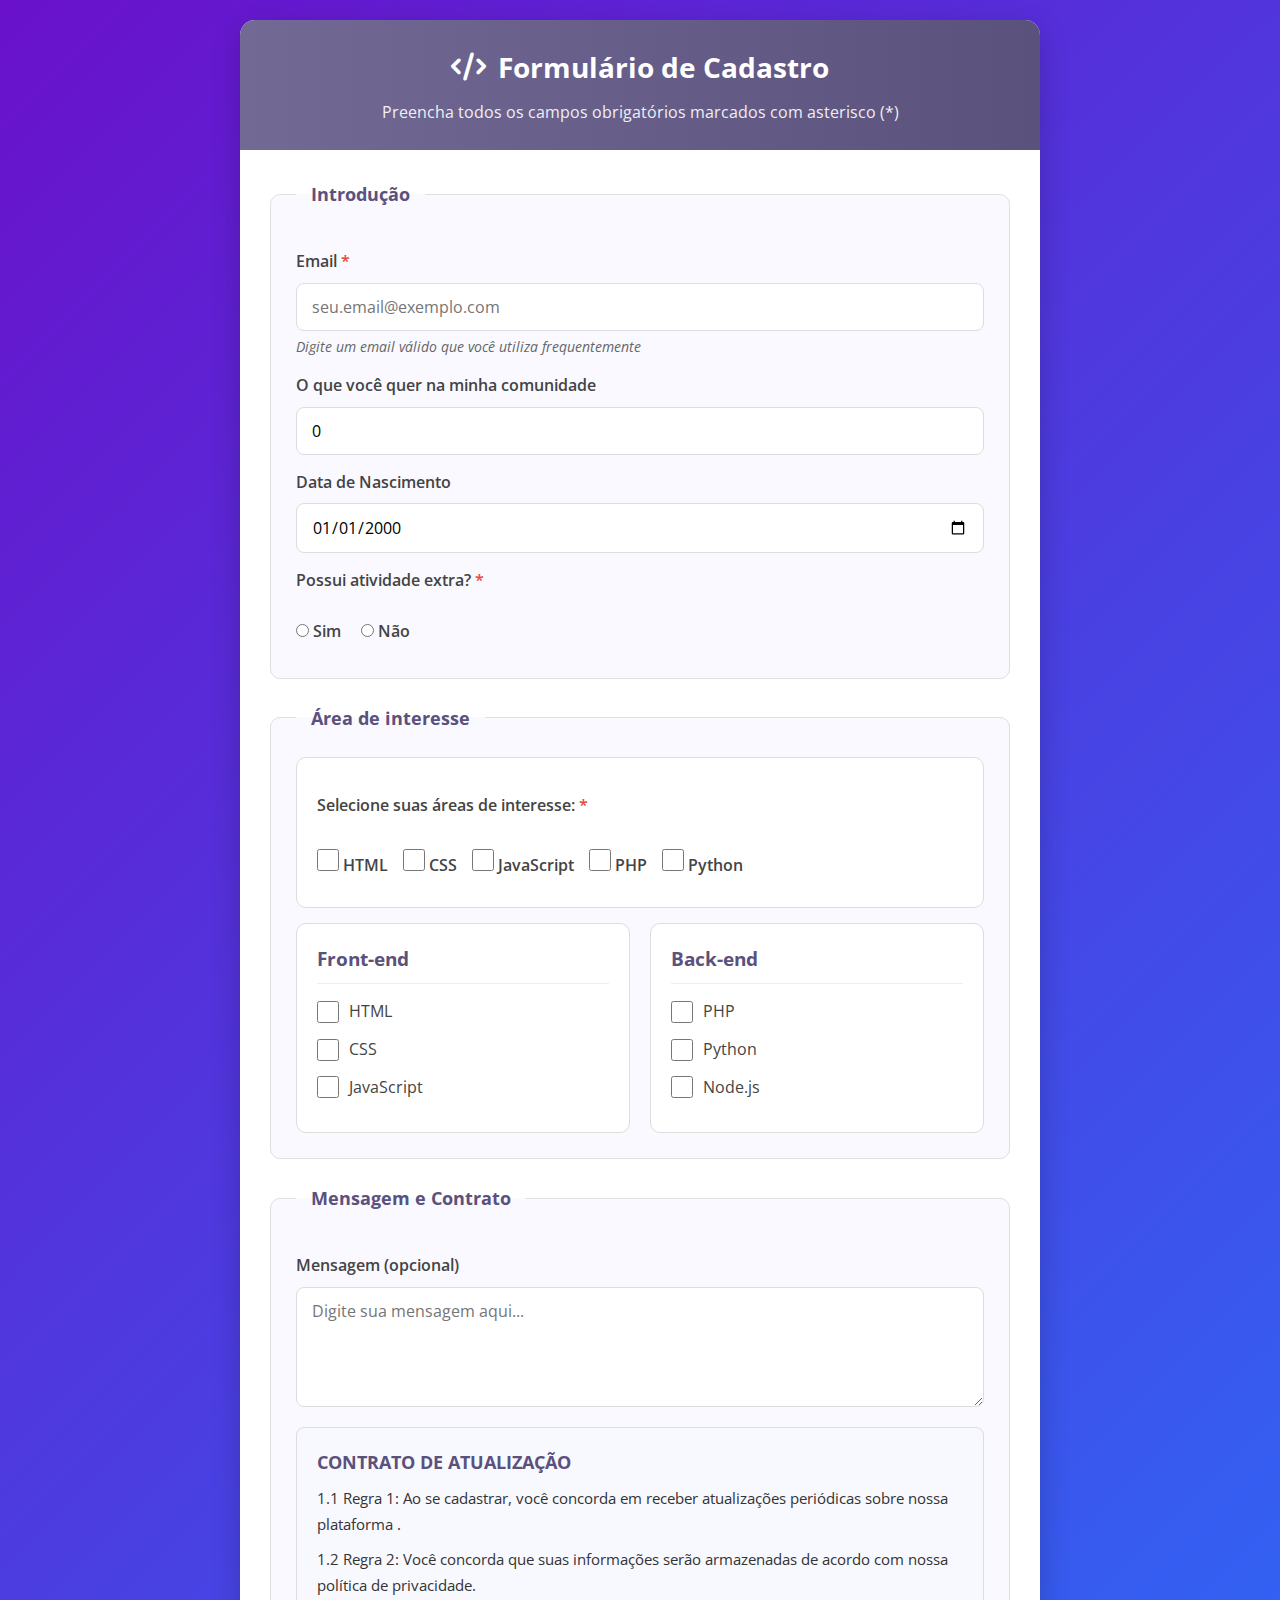
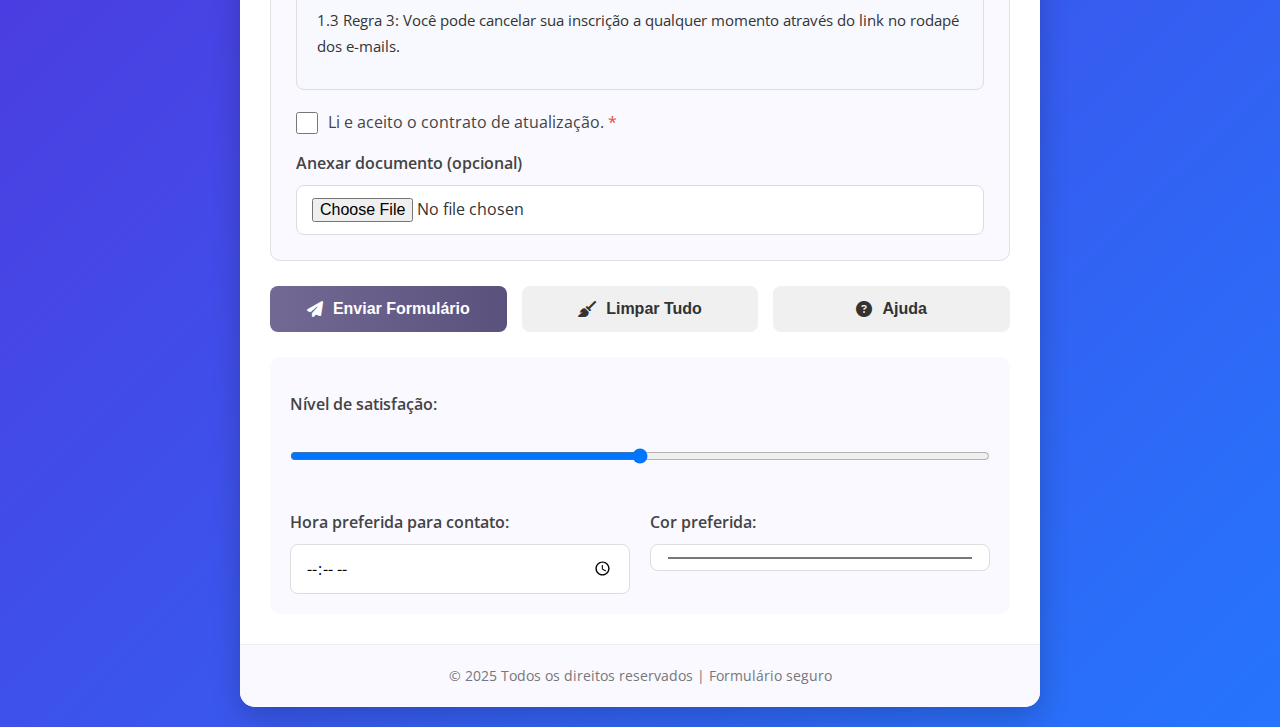
<file: index.html>
<!DOCTYPE html>
<html lang="pt-BR">

<head>
    <meta charset="UTF-8">
    <meta name="viewport" content="width=device-width, initial-scale=1.0">
    <title>Formulário de Cadastro Corrigido</title>
    <link href="https://fonts.googleapis.com/css2?family=Open+Sans&display=swap" rel="stylesheet">
    <link rel="stylesheet" href="https://cdnjs.cloudflare.com/ajax/libs/font-awesome/6.4.0/css/all.min.css">
    <link rel="stylesheet" href="estilo.css">

<body>
    <div class="container">
        <div class="header">
            <h1><i class="fas fa-code"></i> Formulário de Cadastro</h1>
            <p>Preencha todos os campos obrigatórios marcados com asterisco (*)</p>
        </div>

        <form id="registrationForm">
            <fieldset>
                <legend>Introdução</legend>

                <label for="email" class="required">Email</label>
                <input type="email" name="email" id="email" placeholder="seu.email@exemplo.com" required>
                <p class="hint">Digite um email válido que você utiliza frequentemente</p>

                <label for="community">O que você quer na minha comunidade</label>
                <input type="number" id="community" min="0" max="10" value="0">

                <label for="dataNascimento">Data de Nascimento</label>
                <input type="date" id="dataNascimento" min="1920-01-01" max="2023-12-31" value="2000-01-01">

                <div class="radio-group">
                    <label class="required">Possui atividade extra?</label>
                    <div style="display: flex; gap: 20px; margin-top: 10px;">
                        <label>
                            <input type="radio" name="atvExtra" value="s" required> Sim
                        </label>
                        <label>
                            <input type="radio" name="atvExtra" value="n"> Não
                        </label>
                    </div>
                </div>
            </fieldset>

            <fieldset>
                <legend>Área de interesse</legend>

                <div class="checkbox-group">
                    <label class="required">Selecione suas áreas de interesse:</label>
                    <div style="display: flex; flex-wrap: wrap; gap: 15px; margin-top: 15px;">
                        <label>
                            <input type="checkbox" name="interesse" value="HTML"> HTML
                        </label>
                        <label>
                            <input type="checkbox" name="interesse" value="CSS"> CSS
                        </label>
                        <label>
                            <input type="checkbox" name="interesse" value="JavaScript"> JavaScript
                        </label>
                        <label>
                            <input type="checkbox" name="interesse" value="PHP"> PHP
                        </label>
                        <label>
                            <input type="checkbox" name="interesse" value="Python"> Python
                        </label>
                    </div>
                </div>

                <div class="checkbox-container">
                    <div class="checkbox-group">
                        <h3>Front-end</h3>
                        <div class="checkbox-row">
                            <label>
                                <input type="checkbox" name="linguagem" value="HTML"> HTML
                            </label>
                        </div>
                        <div class="checkbox-row">
                            <label>
                                <input type="checkbox" name="linguagem" value="CSS"> CSS
                            </label>
                        </div>
                        <div class="checkbox-row">
                            <label>
                                <input type="checkbox" name="linguagem" value="JavaScript"> JavaScript
                            </label>
                        </div>
                    </div>

                    <div class="checkbox-group">
                        <h3>Back-end</h3>
                        <div class="checkbox-row">
                            <label>
                                <input type="checkbox" name="linguagem" value="PHP"> PHP
                            </label>
                        </div>
                        <div class="checkbox-row">
                            <label>
                                <input type="checkbox" name="linguagem" value="Python"> Python
                            </label>
                        </div>
                        <div class="checkbox-row">
                            <label>
                                <input type="checkbox" name="linguagem" value="NodeJS"> Node.js
                            </label>
                        </div>
                    </div>
                </div>
            </fieldset>

            <fieldset>
                <legend>Mensagem e Contrato</legend>

                <label for="mensagem">Mensagem (opcional)</label>
                <textarea name="msg" id="mensagem" maxlength="255" placeholder="Digite sua mensagem aqui..."></textarea>

                <div class="contract-container">
                    <div class="contract-title">CONTRATO DE ATUALIZAÇÃO</div>
                    <div class="contract-content">
                        <p>1.1 Regra 1: Ao se cadastrar, você concorda em receber atualizações periódicas sobre nossa
                            plataforma .</p>
                        <p>1.2 Regra 2: Você concorda que suas informações serão armazenadas de acordo com nossa
                            política de privacidade.</p>
                        <p>1.3 Regra 3: Você pode cancelar sua inscrição a qualquer momento através do link no rodapé
                            dos e-mails.</p>
                    </div>
                </div>

                <div class="checkbox-row">
                    <label>
                        <input type="checkbox" id="aceitarContrato" required>
                        <span class="required">Li e aceito o contrato de atualização.</span>
                    </label>
                </div>

                <label for="arquivo">Anexar documento (opcional)</label>
                <input type="file" id="arquivo">
            </fieldset>

            <input type="hidden" name="token" value="abcde321">

            <div class="button-group">
                <button type="submit"><i class="fas fa-paper-plane"></i> Enviar Formulário</button>
                <button type="button" id="btnLimpar"><i class="fas fa-broom"></i> Limpar Tudo</button>
                <button type="button" id="btnAjuda"><i class="fas fa-question-circle"></i> Ajuda</button>
            </div>

            <div class="extra-controls">
                <label for="nivelSatisfacao">Nível de satisfação:</label>
                <div class="slider-container">
                    <input type="range" id="nivelSatisfacao" min="0" max="100" step="1" value="50">
                </div>

                <div class="color-time-container">
                    <div>
                        <label for="horaPreferencia">Hora preferida para contato:</label>
                        <input type="time" id="horaPreferencia">
                    </div>

                    <div>
                        <label for="corPreferida">Cor preferida:</label>
                        <input type="color" id="corPreferida" value="#726a95">
                    </div>
                </div>
            </div>
        </form>

        <div class="footer">
            <p>© 2025 Todos os direitos reservados | Formulário seguro</p>
        </div>
    </div>
    <script>
        document.addEventListener('DOMContentLoaded', function () {
            const form = document.getElementById('registrationForm');
            const btnLimpar = document.getElementById('btnLimpar');
            const btnAjuda = document.getElementById('btnAjuda');

            btnLimpar.addEventListener('click', function () {
                form.reset();
                document.getElementById('aceitarContrato').checked = false;
                document.getElementById('nivelSatisfacao').value = 50;
                document.getElementById('corPreferida').value = '#726a95';
            });

            btnAjuda.addEventListener('click', function () {
                alert('Preencha todos os campos obrigatórios marcados com asterisco (*).\n\nPara a seção "Escolha uma linguagem", marque com um X as linguagens que desejar.\n\nPara dúvidas, entre em contato com nosso suporte.');
            });

            form.addEventListener('submit', function (event) {
                event.preventDefault();

                const email = document.getElementById('email');
                if (email.value.indexOf('@') === -1 || email.value.indexOf('.') === -1) {
                    alert('Por favor, insira um email válido.');
                    email.focus();
                    return;
                }

                const filhos = document.getElementById('community');
                if (parseInt("community.value" < 0)) {
                    alert('A quantidade de  itens não pode ser negativa.');
                    community.focus();
                    return;
                }

                const interesses = document.querySelectorAll('input[name="interesse"]:checked');
                if (interesses.length === 0) {
                    alert('Selecione pelo menos uma área de interesse.');
                    return;
                }

                const linguagens = document.querySelectorAll('input[name="linguagem"]:checked');
                if (linguagens.length === 0) {
                    alert('Por favor, escolha pelo menos uma linguagem.');
                    return;
                }

                const contrato = document.getElementById('aceitarContrato');
                if (!contrato.checked) {
                    alert('Você deve ler e aceitar o contrato de atualização.');
                    contrato.focus();
                    return;
                }

                const formData = {
                    email: email.value,
                    community: community.value,
                    dataNascimento: document.getElementById('dataNascimento').value,
                    possuiAtividadeExtra: document.querySelector('input[name="atvExtra"]:checked') ?
                        document.querySelector('input[name="atvExtra"]:checked').value : 'Não informado',
                    areasDeInteresse: Array.from(interesses).map(item => item.value),
                    linguagensSelecionadas: Array.from(linguagens).map(item => item.value),
                    mensagem: document.getElementById('mensagem').value,
                    arquivo: document.getElementById('arquivo').files[0] ?
                        document.getElementById('arquivo').files[0].name : 'Nenhum arquivo selecionado',
                    aceitouContrato: contrato.checked,
                    nivelSatisfacao: document.getElementById('nivelSatisfacao').value,
                    horaPreferencia: document.getElementById('horaPreferencia').value,
                    corPreferida: document.getElementById('corPreferida').value,
                    token: document.querySelector('input[name="token"]').value
                };

                console.log('Dados do formulário:', formData);
                alert('Formulário enviado com sucesso!\n\nVerifique o console para ver os dados coletados.');
            });
        });
    </script>
</body>

</html>
</file>
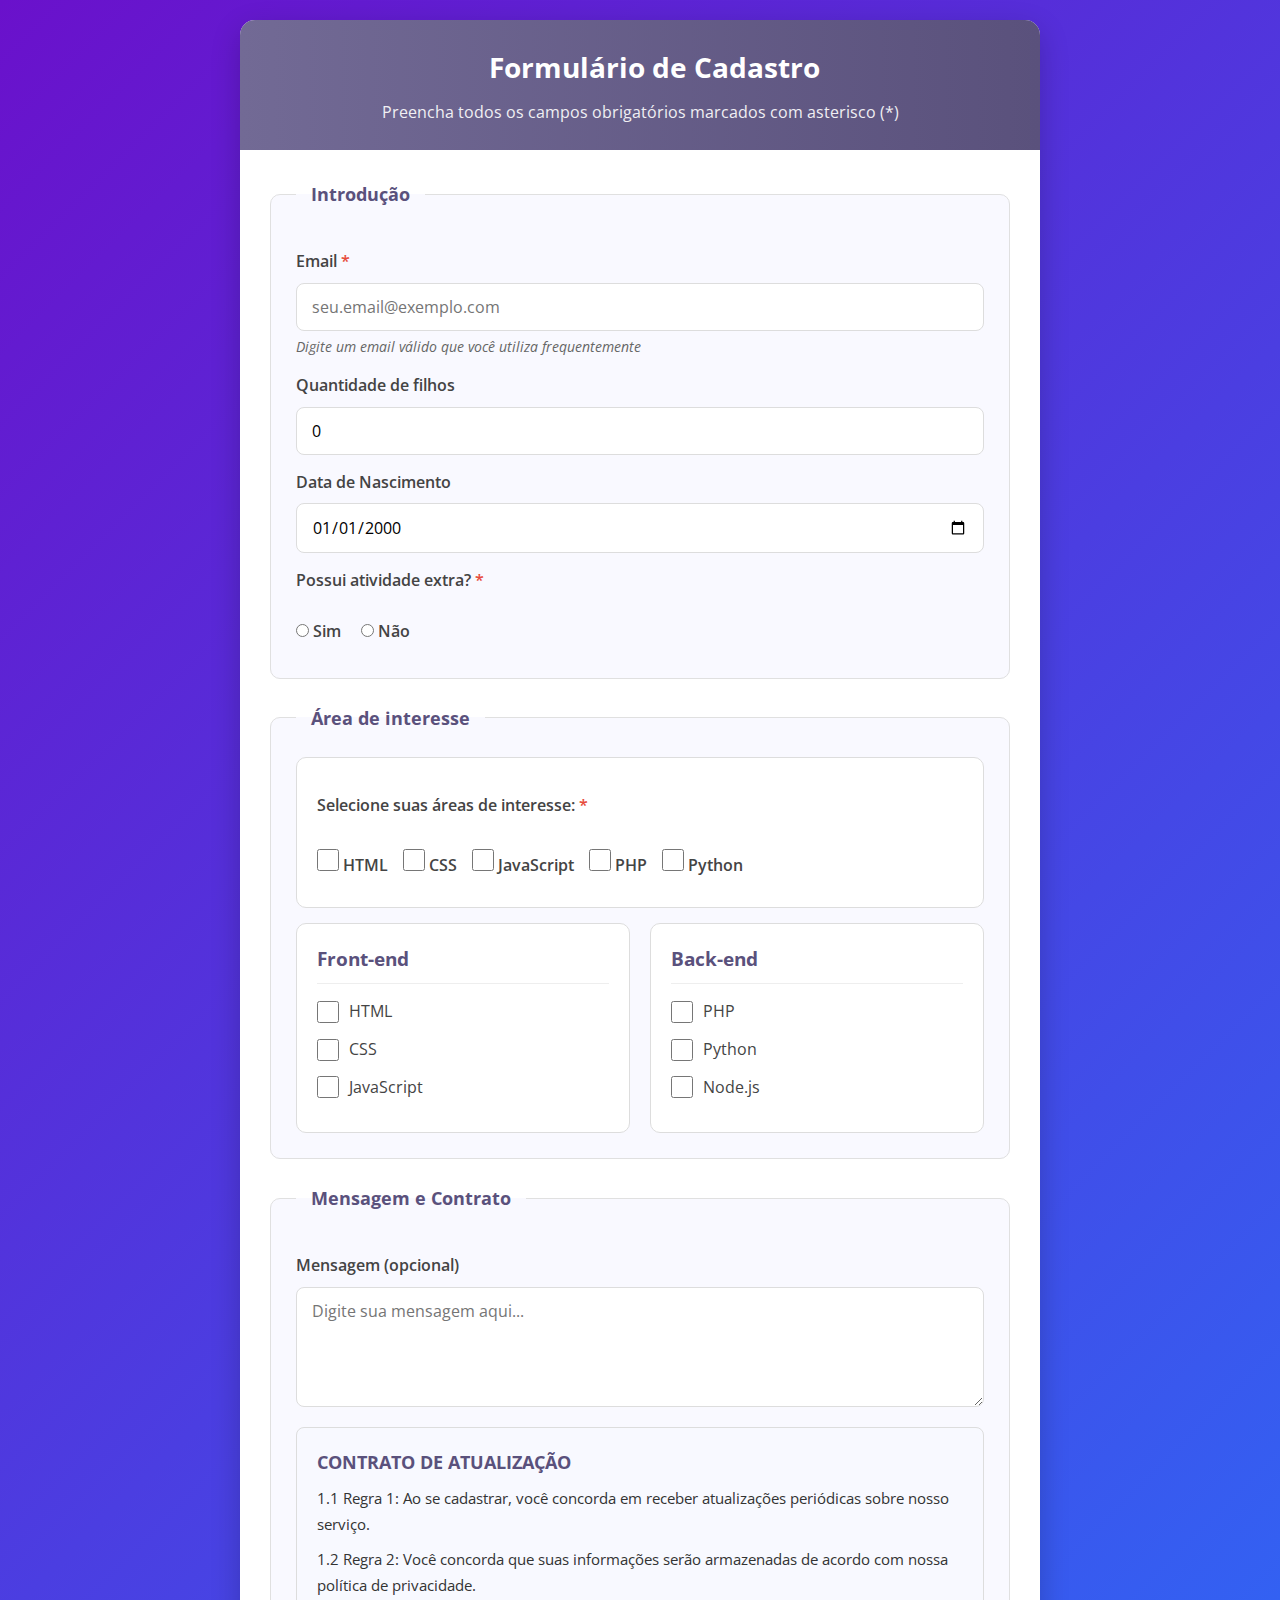
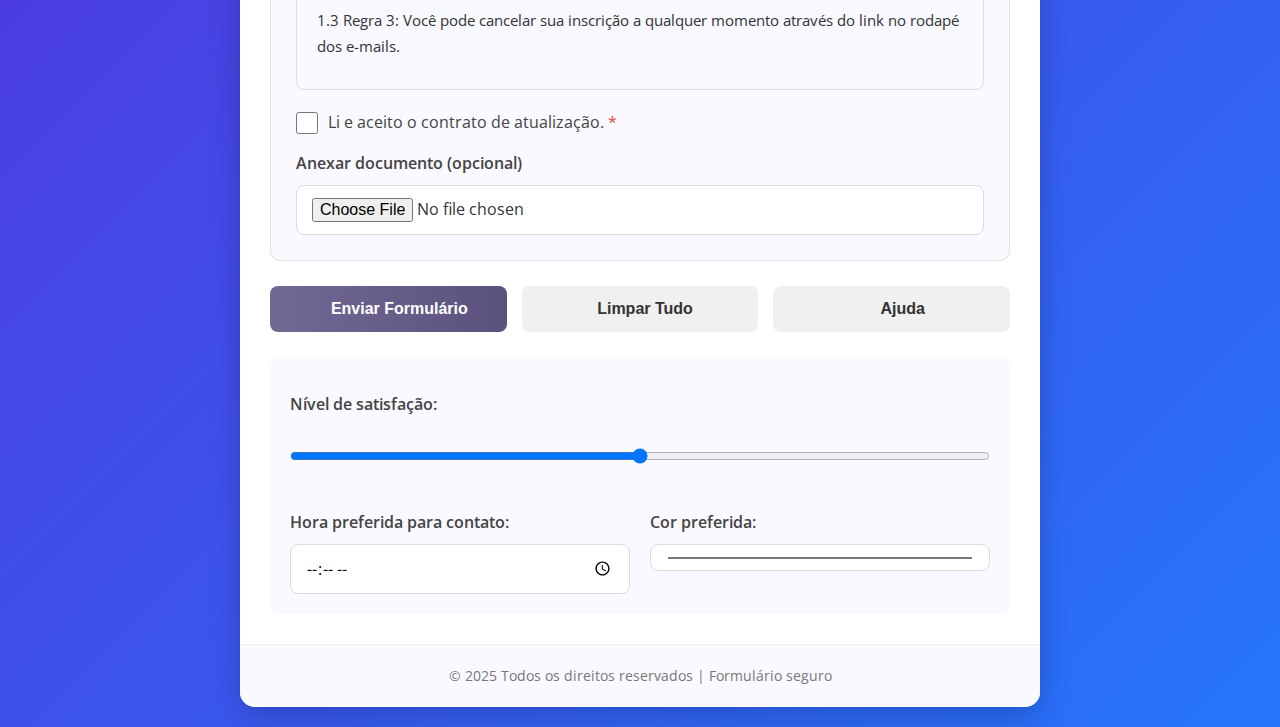
<file: html/index.html>
<!DOCTYPE html>
<html lang="en">

<head>
    <meta charset="UTF-8">
    <meta name="viewport" content="width=device-width, initial-scale=1.0">
    <title>Formulário de Cadastro</title>
    <link href="https://fonts.googleapis.com/css2?family=Open+Sans&display=swap" rel="stylesheet">
    <link rel="stylesheet" href="http://maxcdn.bootstrapcdn.com/font-awesome/4.3.0/css/font-awesome.min.css">
    <link rel="stylesheet" href="../css/formulario.css">

</head>

<body>
    <div class="container">
        <div class="header">
            <h1><i class="fas fa-code"></i> Formulário de Cadastro</h1>
            <p>Preencha todos os campos obrigatórios marcados com asterisco (*)</p>
        </div>

        <form id="registrationForm">
            <fieldset>
                <legend>Introdução</legend>

                <label for="email" class="required">Email</label>
                <input type="email" name="email" id="email" placeholder="seu.email@exemplo.com" required>
                <p class="hint">Digite um email válido que você utiliza frequentemente</p>

                <label for="filhos">Quantidade de filhos</label>
                <input type="number" id="filhos" min="0" max="10" value="0">

                <label for="dataNascimento">Data de Nascimento</label>
                <input type="date" id="dataNascimento" min="1920-01-01" max="2023-12-31" value="2000-01-01">

                <div class="radio-group">
                    <label class="required">Possui atividade extra?</label>
                    <div style="display: flex; gap: 20px; margin-top: 10px;">
                        <label>
                            <input type="radio" name="atvExtra" value="s" required> Sim
                        </label>
                        <label>
                            <input type="radio" name="atvExtra" value="n"> Não
                        </label>
                    </div>
                </div>
            </fieldset>

            <fieldset>
                <legend>Área de interesse</legend>

                <div class="checkbox-group">
                    <label class="required">Selecione suas áreas de interesse:</label>
                    <div style="display: flex; flex-wrap: wrap; gap: 15px; margin-top: 15px;">
                        <label>
                            <input type="checkbox" name="interesse" value="HTML"> HTML
                        </label>
                        <label>
                            <input type="checkbox" name="interesse" value="CSS"> CSS
                        </label>
                        <label>
                            <input type="checkbox" name="interesse" value="JavaScript"> JavaScript
                        </label>
                        <label>
                            <input type="checkbox" name="interesse" value="PHP"> PHP
                        </label>
                        <label>
                            <input type="checkbox" name="interesse" value="Python"> Python
                        </label>
                    </div>
                </div>

                <div class="checkbox-container">
                    <div class="checkbox-group">
                        <h3>Front-end</h3>
                        <div class="checkbox-row">
                            <label>
                                <input type="checkbox" name="linguagem" value="HTML"> HTML
                            </label>
                        </div>
                        <div class="checkbox-row">
                            <label>
                                <input type="checkbox" name="linguagem" value="CSS"> CSS
                            </label>
                        </div>
                        <div class="checkbox-row">
                            <label>
                                <input type="checkbox" name="linguagem" value="JavaScript"> JavaScript
                            </label>
                        </div>
                    </div>

                    <div class="checkbox-group">
                        <h3>Back-end</h3>
                        <div class="checkbox-row">
                            <label>
                                <input type="checkbox" name="linguagem" value="PHP"> PHP
                            </label>
                        </div>
                        <div class="checkbox-row">
                            <label>
                                <input type="checkbox" name="linguagem" value="Python"> Python
                            </label>
                        </div>
                        <div class="checkbox-row">
                            <label>
                                <input type="checkbox" name="linguagem" value="NodeJS"> Node.js
                            </label>
                        </div>
                    </div>
                </div>
            </fieldset>

            <fieldset>
                <legend>Mensagem e Contrato</legend>

                <label for="mensagem">Mensagem (opcional)</label>
                <textarea name="msg" id="mensagem" maxlength="255" placeholder="Digite sua mensagem aqui..."></textarea>

                <div class="contract-container">
                    <div class="contract-title">CONTRATO DE ATUALIZAÇÃO</div>
                    <div class="contract-content">
                        <p>1.1 Regra 1: Ao se cadastrar, você concorda em receber atualizações periódicas sobre nosso
                            serviço.</p>
                        <p>1.2 Regra 2: Você concorda que suas informações serão armazenadas de acordo com nossa
                            política de privacidade.</p>
                        <p>1.3 Regra 3: Você pode cancelar sua inscrição a qualquer momento através do link no rodapé
                            dos e-mails.</p>
                    </div>
                </div>

                <div class="checkbox-row">
                    <label>
                        <input type="checkbox" id="aceitarContrato" required>
                        <span class="required">Li e aceito o contrato de atualização.</span>
                    </label>
                </div>

                <label for="arquivo">Anexar documento (opcional)</label>
                <input type="file" id="arquivo">
            </fieldset>

            <input type="hidden" name="token" value="abcde321">

            <div class="button-group">
                <button type="submit"><i class="fas fa-paper-plane"></i> Enviar Formulário</button>
                <button type="button" id="btnLimpar"><i class="fas fa-broom"></i> Limpar Tudo</button>
                <button type="button" id="btnAjuda"><i class="fas fa-question-circle"></i> Ajuda</button>
            </div>

            <div class="extra-controls">
                <label for="nivelSatisfacao">Nível de satisfação:</label>
                <div class="slider-container">
                    <input type="range" id="nivelSatisfacao" min="0" max="100" step="1" value="50">
                </div>

                <div class="color-time-container">
                    <div>
                        <label for="horaPreferencia">Hora preferida para contato:</label>
                        <input type="time" id="horaPreferencia">
                    </div>

                    <div>
                        <label for="corPreferida">Cor preferida:</label>
                        <input type="color" id="corPreferida" value="#726a95">
                    </div>
                </div>
            </div>
        </form>

        <div class="footer">
            <p>© 2025 Todos os direitos reservados | Formulário seguro</p>
        </div>
    </div>

    <script>
        document.addEventListener('DOMContentLoaded', function () {
            const form = document.getElementById('registrationForm');
            const btnLimpar = document.getElementById('btnLimpar');
            const btnAjuda = document.getElementById('btnAjuda');

            // Função para limpar o formulário
            btnLimpar.addEventListener('click', function () {
                form.reset();
                document.getElementById('aceitarContrato').checked = false;
                document.getElementById('nivelSatisfacao').value = 50;
                document.getElementById('corPreferida').value = '#726a95';
            });

            // Botão de ajuda
            btnAjuda.addEventListener('click', function () {
                alert('Preencha todos os campos obrigatórios marcados com asterisco (*).\n\nPara a seção "Escolha uma linguagem", marque com um X as linguagens que desejar.\n\nPara dúvidas, entre em contato com nosso suporte.');
            });

            // Validação do formulário
            form.addEventListener('submit', function (event) {
                event.preventDefault();

                // Validação de email
                const email = document.getElementById('email');
                if (email.value.indexOf('@') === -1 || email.value.indexOf('.') === -1) {
                    alert('Por favor, insira um email válido.');
                    email.focus();
                    return;
                }

                // Validação de quantidade de filhos
                const filhos = document.getElementById('filhos');
                if (filhos.value < 0) {
                    alert('A quantidade de filhos não pode ser negativa.');
                    filhos.focus();
                    return;
                }

                // Validação de área de interesse
                const interesses = document.querySelectorAll('input[name="interesse"]:checked');
                if (interesses.length === 0) {
                    alert('Selecione pelo menos uma área de interesse.');
                    return;
                }

                // Validação de linguagem selecionada
                const linguagens = document.querySelectorAll('input[name="linguagem"]:checked');
                if (linguagens.length === 0) {
                    alert('Por favor, escolha pelo menos uma linguagem.');
                    return;
                }

                // Validação do checkbox de contrato
                const contrato = document.getElementById('aceitarContrato');
                if (!contrato.checked) {
                    alert('Você deve ler e aceitar o contrato de atualização.');
                    contrato.focus();
                    return;
                }

                // Coletando dados do formulário
                const formData = {
                    email: email.value,
                    quantidadeFilhos: filhos.value,
                    dataNascimento: document.getElementById('dataNascimento').value,
                    possuiAtividadeExtra: document.querySelector('input[name="atvExtra"]:checked') ?
                        document.querySelector('input[name="atvExtra"]:checked').value : 'Não informado',
                    areasDeInteresse: Array.from(interesses).map(item => item.value),
                    linguagensSelecionadas: Array.from(linguagens).map(item => item.value),
                    mensagem: document.getElementById('mensagem').value,
                    arquivo: document.getElementById('arquivo').files[0] ?
                        document.getElementById('arquivo').files[0].name : 'Nenhum arquivo selecionado',
                    aceitouContrato: contrato.checked,
                    nivelSatisfacao: document.getElementById('nivelSatisfacao').value,
                    horaPreferencia: document.getElementById('horaPreferencia').value,
                    corPreferida: document.getElementById('corPreferida').value,
                    token: document.querySelector('input[name="token"]').value
                };

                console.log('Dados do formulário:', formData);
                alert('Formulário enviado com sucesso!\n\nVerifique o console para ver os dados coletados.');
            });
        });
    </script>
</body>

</html>
</file>
<file: estilo.css>
* {
  margin: 0;
  padding: 0;
  box-sizing: border-box;
}

body {
  font-family: "Open Sans", sans-serif;
  background: linear-gradient(135deg, #6a11cb 0%, #2575fc 100%);
  color: #333;
  line-height: 1.6;
  padding: 20px;
  min-height: 100vh;
  display: flex;
  justify-content: center;
  align-items: center;
}

.container {
  width: 100%;
  max-width: 800px;
  background: white;
  border-radius: 15px;
  box-shadow: 0 10px 30px rgba(0, 0, 0, 0.2);
  overflow: hidden;
}

.header {
  background: linear-gradient(to right, #726a95, #5a517c);
  color: white;
  padding: 25px;
  text-align: center;
}

.header h1 {
  font-size: 28px;
  margin-bottom: 10px;
  display: flex;
  align-items: center;
  justify-content: center;
  gap: 12px;
}

.header p {
  opacity: 0.9;
  font-size: 16px;
}

form {
  padding: 30px;
}

fieldset {
  border: 1px solid #e0e0e0;
  border-radius: 10px;
  padding: 25px;
  margin-bottom: 25px;
  background: #f9f9ff;
}

legend {
  padding: 0 15px;
  font-weight: bold;
  font-size: 18px;
  color: #5a517c;
}

label {
  display: block;
  margin: 15px 0 8px;
  font-size: 16px;
  color: #444;
  font-weight: 600;
}

.required:after {
  content: " *";
  color: #e74c3c;
}

.hint {
  font-size: 14px;
  color: #666;
  margin-top: 5px;
  font-style: italic;
}

input[type="text"],
input[type="email"],
input[type="number"],
input[type="date"],
input[type="time"],
input[type="color"],
input[type="file"],
select,
textarea {
  display: block;
  width: 100%;
  padding: 12px 15px;
  margin-top: 5px;
  border: 1px solid #ddd;
  border-radius: 8px;
  font-family: inherit;
  font-size: 16px;
  background-color: white;
  transition: all 0.3s ease;
}

input:focus,
select:focus,
textarea:focus {
  outline: none;
  border-color: #726a95;
  box-shadow: 0 0 0 3px rgba(114, 106, 149, 0.2);
}

.checkbox-container {
  display: flex;
  flex-wrap: wrap;
  gap: 20px;
  margin-top: 15px;
}

.checkbox-group {
  background: white;
  border: 1px solid #ddd;
  border-radius: 10px;
  padding: 20px;
  flex: 1;
  min-width: 250px;
}

.checkbox-group h3 {
  color: #5a517c;
  margin-bottom: 15px;
  padding-bottom: 10px;
  border-bottom: 1px solid #eee;
}

.checkbox-row {
  margin: 12px 0;
  display: flex;
  align-items: center;
}

.checkbox-row label {
  margin: 0;
  font-weight: normal;
  cursor: pointer;
  display: flex;
  align-items: center;
  gap: 10px;
}

input[type="checkbox"] {
  width: 22px;
  height: 22px;
  cursor: pointer;
  accent-color: #726a95;
}

textarea {
  min-height: 120px;
  resize: vertical;
}

textarea[readonly] {
  background-color: #f5f5f5;
  font-family: monospace;
}

.contract-container {
  margin: 20px 0;
  padding: 20px;
  border: 1px solid #ddd;
  border-radius: 8px;
  background-color: #f8f9ff;
}

.contract-title {
  font-weight: bold;
  margin-bottom: 10px;
  color: #5a517c;
  font-size: 18px;
}

.contract-content {
  font-size: 15px;
  line-height: 1.7;
}

.contract-content p {
  margin-bottom: 10px;
}

.button-group {
  display: flex;
  flex-wrap: wrap;
  gap: 15px;
  margin-top: 25px;
}

input[type="submit"],
input[type="button"],
button {
  cursor: pointer;
  font-size: 16px;
  padding: 14px 28px;
  border: none;
  border-radius: 8px;
  transition: all 0.3s ease;
  font-weight: 600;
  flex: 1;
  min-width: 180px;
  display: flex;
  align-items: center;
  justify-content: center;
  gap: 10px;
}

input[type="submit"],
button[type="submit"] {
  background: linear-gradient(to right, #726a95, #5a517c);
  color: white;
}

input[type="submit"]:hover,
button[type="submit"]:hover {
  background: linear-gradient(to right, #5a517c, #443a62);
  transform: translateY(-3px);
  box-shadow: 0 5px 15px rgba(0, 0, 0, 0.15);
}

input[type="button"],
button[type="button"] {
  background-color: #f0f0f0;
  color: #333;
}

input[type="button"]:hover,
button[type="button"]:hover {
  background-color: #e0e0e0;
  transform: translateY(-3px);
  box-shadow: 0 5px 15px rgba(0, 0, 0, 0.1);
}

.extra-controls {
  margin-top: 25px;
  padding: 20px;
  background: #f9f9ff;
  border-radius: 10px;
}

.slider-container {
  margin: 20px 0;
}

input[type="range"] {
  width: 100%;
  height: 8px;
  border-radius: 4px;
  background: #ddd;
  outline: none;
  margin: 15px 0;
}

input[type="range"]::-webkit-slider-thumb {
  -webkit-appearance: none;
  width: 24px;
  height: 24px;
  border-radius: 50%;
  background: #726a95;
  cursor: pointer;
}

.color-time-container {
  display: flex;
  gap: 20px;
  margin-top: 20px;
}

.color-time-container > div {
  flex: 1;
}

.footer {
  text-align: center;
  padding: 20px;
  color: #777;
  font-size: 14px;
  border-top: 1px solid #eee;
  background-color: #f9f9ff;
}

@media (max-width: 768px) {
  .checkbox-container {
    flex-direction: column;
  }

  .color-time-container {
    flex-direction: column;
    gap: 15px;
  }

  form {
    padding: 20px;
  }

  .header {
    padding: 20px;
  }

  fieldset {
    padding: 20px;
  }
}

@media (max-width: 480px) {
  .button-group {
    flex-direction: column;
  }

  input[type="submit"],
  input[type="button"],
  button {
    width: 100%;
  }
}
</file>
<file: css/formulario.css>
* {
  margin: 0;
  padding: 0;
  box-sizing: border-box;
}

body {
  font-family: "Open Sans", sans-serif;
  background: linear-gradient(135deg, #6a11cb 0%, #2575fc 100%);
  color: #333;
  line-height: 1.6;
  padding: 20px;
  min-height: 100vh;
  display: flex;
  justify-content: center;
  align-items: center;
}

.container {
  width: 100%;
  max-width: 800px;
  background: white;
  border-radius: 15px;
  box-shadow: 0 10px 30px rgba(0, 0, 0, 0.2);
  overflow: hidden;
}

.header {
  background: linear-gradient(to right, #726a95, #5a517c);
  color: white;
  padding: 25px;
  text-align: center;
}

.header h1 {
  font-size: 28px;
  margin-bottom: 10px;
  display: flex;
  align-items: center;
  justify-content: center;
  gap: 12px;
}

.header p {
  opacity: 0.9;
  font-size: 16px;
}

form {
  padding: 30px;
}

fieldset {
  border: 1px solid #e0e0e0;
  border-radius: 10px;
  padding: 25px;
  margin-bottom: 25px;
  background: #f9f9ff;
}

legend {
  padding: 0 15px;
  font-weight: bold;
  font-size: 18px;
  color: #5a517c;
}

label {
  display: block;
  margin: 15px 0 8px;
  font-size: 16px;
  color: #444;
  font-weight: 600;
}

.required:after {
  content: " *";
  color: #e74c3c;
}

.hint {
  font-size: 14px;
  color: #666;
  margin-top: 5px;
  font-style: italic;
}

input[type="text"],
input[type="email"],
input[type="number"],
input[type="date"],
input[type="time"],
input[type="color"],
input[type="file"],
select,
textarea {
  display: block;
  width: 100%;
  padding: 12px 15px;
  margin-top: 5px;
  border: 1px solid #ddd;
  border-radius: 8px;
  font-family: inherit;
  font-size: 16px;
  background-color: white;
  transition: all 0.3s ease;
}

input:focus,
select:focus,
textarea:focus {
  outline: none;
  border-color: #726a95;
  box-shadow: 0 0 0 3px rgba(114, 106, 149, 0.2);
}

.checkbox-container {
  display: flex;
  flex-wrap: wrap;
  gap: 20px;
  margin-top: 15px;
}

.checkbox-group {
  background: white;
  border: 1px solid #ddd;
  border-radius: 10px;
  padding: 20px;
  flex: 1;
  min-width: 250px;
}

.checkbox-group h3 {
  color: #5a517c;
  margin-bottom: 15px;
  padding-bottom: 10px;
  border-bottom: 1px solid #eee;
}

.checkbox-row {
  margin: 12px 0;
  display: flex;
  align-items: center;
}

.checkbox-row label {
  margin: 0;
  font-weight: normal;
  cursor: pointer;
  display: flex;
  align-items: center;
  gap: 10px;
}

input[type="checkbox"] {
  width: 22px;
  height: 22px;
  cursor: pointer;
  accent-color: #726a95;
}

textarea {
  min-height: 120px;
  resize: vertical;
}

textarea[readonly] {
  background-color: #f5f5f5;
  font-family: monospace;
}

.contract-container {
  margin: 20px 0;
  padding: 20px;
  border: 1px solid #ddd;
  border-radius: 8px;
  background-color: #f8f9ff;
}

.contract-title {
  font-weight: bold;
  margin-bottom: 10px;
  color: #5a517c;
  font-size: 18px;
}

.contract-content {
  font-size: 15px;
  line-height: 1.7;
}

.contract-content p {
  margin-bottom: 10px;
}

.button-group {
  display: flex;
  flex-wrap: wrap;
  gap: 15px;
  margin-top: 25px;
}

input[type="submit"],
input[type="button"],
button {
  cursor: pointer;
  font-size: 16px;
  padding: 14px 28px;
  border: none;
  border-radius: 8px;
  transition: all 0.3s ease;
  font-weight: 600;
  flex: 1;
  min-width: 180px;
  display: flex;
  align-items: center;
  justify-content: center;
  gap: 10px;
}

input[type="submit"],
button[type="submit"] {
  background: linear-gradient(to right, #726a95, #5a517c);
  color: white;
}

input[type="submit"]:hover,
button[type="submit"]:hover {
  background: linear-gradient(to right, #5a517c, #443a62);
  transform: translateY(-3px);
  box-shadow: 0 5px 15px rgba(0, 0, 0, 0.15);
}

input[type="button"],
button[type="button"] {
  background-color: #f0f0f0;
  color: #333;
}

input[type="button"]:hover,
button[type="button"]:hover {
  background-color: #e0e0e0;
  transform: translateY(-3px);
  box-shadow: 0 5px 15px rgba(0, 0, 0, 0.1);
}

.extra-controls {
  margin-top: 25px;
  padding: 20px;
  background: #f9f9ff;
  border-radius: 10px;
}

.slider-container {
  margin: 20px 0;
}

input[type="range"] {
  width: 100%;
  height: 8px;
  border-radius: 4px;
  background: #ddd;
  outline: none;
  margin: 15px 0;
}

input[type="range"]::-webkit-slider-thumb {
  -webkit-appearance: none;
  width: 24px;
  height: 24px;
  border-radius: 50%;
  background: #726a95;
  cursor: pointer;
}

.color-time-container {
  display: flex;
  gap: 20px;
  margin-top: 20px;
}

.color-time-container > div {
  flex: 1;
}

.footer {
  text-align: center;
  padding: 20px;
  color: #777;
  font-size: 14px;
  border-top: 1px solid #eee;
  background-color: #f9f9ff;
}

@media (max-width: 768px) {
  .checkbox-container {
    flex-direction: column;
  }

  .color-time-container {
    flex-direction: column;
    gap: 15px;
  }

  form {
    padding: 20px;
  }

  .header {
    padding: 20px;
  }

  fieldset {
    padding: 20px;
  }
}

@media (max-width: 480px) {
  .button-group {
    flex-direction: column;
  }

  input[type="submit"],
  input[type="button"],
  button {
    width: 100%;
  }
}
</file>
